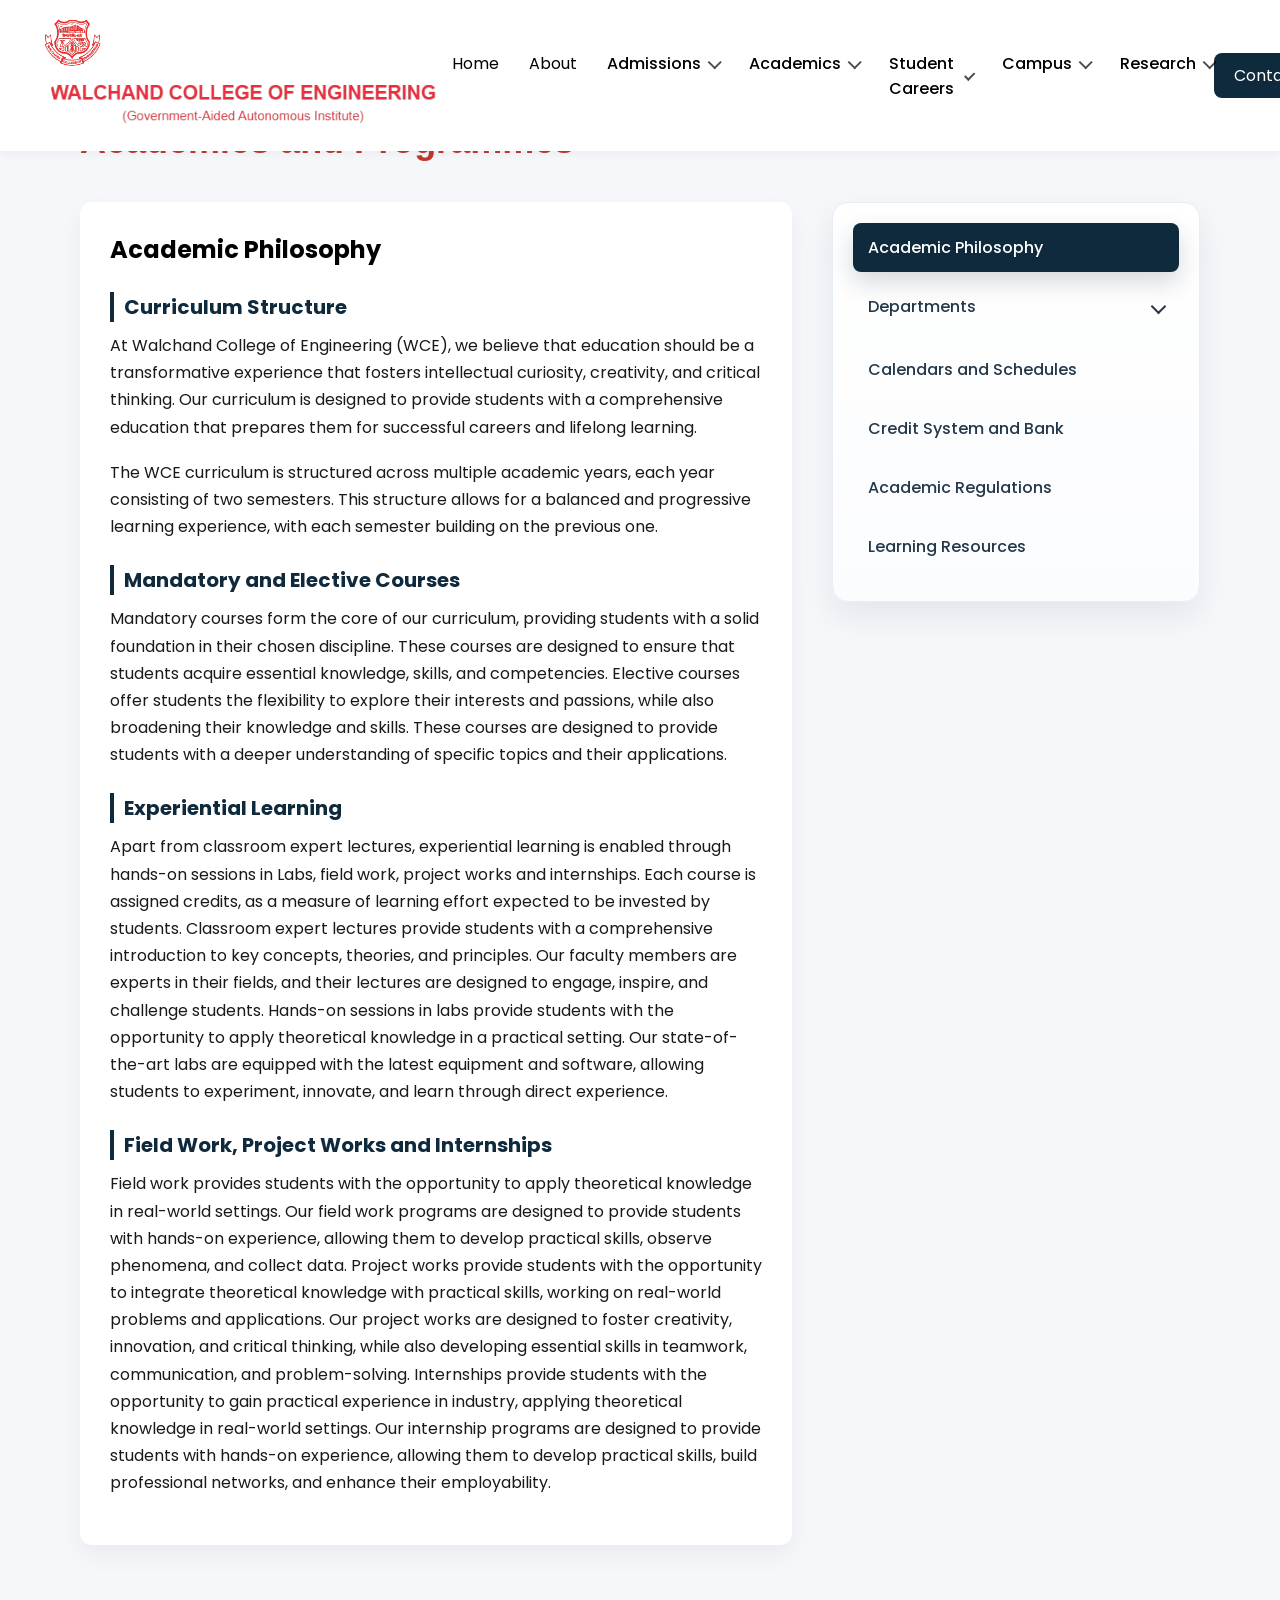
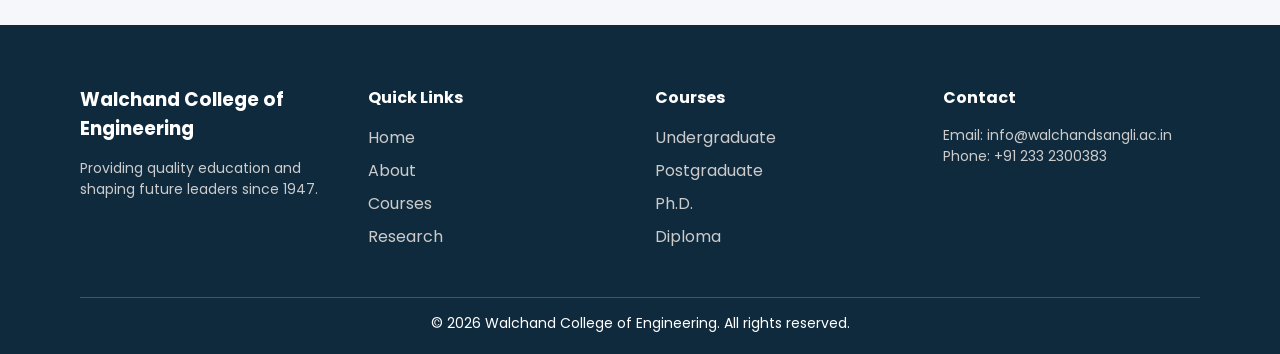
<file: academics.html>
<!DOCTYPE html>
<html lang="en">
<head>
    <meta charset="UTF-8">
    <meta name="viewport" content="width=device-width, initial-scale=1.0">
    <title>University Website</title>

    <!-- CSS -->
    <link rel="stylesheet" href="style.css">

    <!-- Google Font -->
    <link href="https://fonts.googleapis.com/css2?family=Poppins:wght@300;400;600&display=swap" rel="stylesheet">
</head>
<body>

    <!-- HEADER -->
    <header>

        <nav class="navbar">
            <div class="logo">
            <img src="logo.png" alt="Logo" class="logo-img">
            <img src="name.png" alt="College Name" class="name-img">
        </div>

            <ul class="nav-links">
                <li><a href="index.html">Home</a></li>
                <li><a href="#about">About</a></li>
                
                <li class="dropdown">
                    <a href="#">Admissions</a>
                    <ul class="dropdown-menu">
                        <li><a href="#">Undergraduate</a></li>
                        <li><a href="#">Postgraduate</a></li>
                        <li><a href="#">Diploma</a></li>
                        <li><a href="#">UG / PG for Working Professionals</a></li>
                        <li><a href="#">Ph.D.</a></li>
                        <li><a href="#">Certificate Courses</a></li>
                    </ul>
                </li>

                <li class="dropdown">
                    <a href="academics.html">Academics</a>
                    <ul class="dropdown-menu">
                        <li><a href="academics.html">Overview</a></li>
                        <li><a href="#">Departments</a></li>
                        <li><a href="#">Calendars and Schedules</a></li>
                        <li><a href="#">Credit System and Bank</a></li>
                        <li><a href="#">Academic Regulations</a></li>
                        <li><a href="#">Learning Resources</a></li>
                    </ul>
                </li>
                
                <li class="dropdown">
                    <a href="#">Student Careers</a>
                    <ul class="dropdown-menu">
                        <li><a href="#">Overview</a></li>
                        <li><a href="#">Career Development Cell</a></li>
                        <li><a href="#">Entrepreneurship</a></li>
                        <li><a href="#">Alumni Engagement</a></li>
                        
                    </ul>
                </li>

                <li class="dropdown">
                    <a href="#">Campus</a>
                    <ul class="dropdown-menu">
                        <li><a href="#">Infrastructure</a></li>
                        <li><a href="#">Student Housing</a></li>
                        <li><a href="#">Ajit Gulabchand Central Library</a></li>
                        <li><a href="#">Computing</a></li>
                        <li><a href="#">Student Induction</a></li>
                        <li><a href="#">Student Scholarships</a></li>
                        <li><a href="#">Student Activities</a></li>
                        <li><a href="#">Student Council</a></li>
                    </ul>
                </li>
                
                <li class="dropdown">
                    <a href="research.html">Research</a>
                    <ul class="dropdown-menu">
                        <li><a href="research.html">Overview</a></li>
                        <li><a href="#">Industrial Testing and Consultancy Cell</a></li>
                        <li><a href="#">Academic Research</a></li>
                        <li><a href="#">Sponsored Research</a></li>
                        <li><a href="#">Seth Gulabchand Research Foundation (SGRF)</a></li>
                        <li><a href="#">Sakal Research Fund (SRF)</a></li>
                    </ul>
                </li>
            </ul>

            <a href="#contact" class="btn">Contact</a>
        </nav>
    </header>

    <!-- ACADEMICS SECTION -->
    <section class="academics">

        <h1 class="page-title">Academics and Programmes</h1>

        <div class="academics-container">

            <!-- LEFT CONTENT -->
            <div class="academics-content">
                <h2>Academic Philosophy</h2>

                <h3>Curriculum Structure</h3>
                <p>
                    At Walchand College of Engineering (WCE), we believe that education should be a transformative experience 
                    that fosters intellectual curiosity, creativity, and critical thinking. Our curriculum is designed to provide 
                    students with a comprehensive education that prepares them for successful careers and lifelong learning.
                </p>

                <p>
                    The WCE curriculum is structured across multiple academic years, each year consisting of two semesters. 
                    This structure allows for a balanced and progressive learning experience, with each semester building on the 
                    previous one.
                </p>

                <h3>Mandatory and Elective Courses</h3>
                <p>
                    Mandatory courses form the core of our curriculum, providing students with a solid foundation in their chosen 
                    discipline. These courses are designed to ensure that students acquire essential knowledge, skills, and 
                    competencies. Elective courses offer students the flexibility to explore their interests and passions, while 
                    also broadening their knowledge and skills. These courses are designed to provide students with a deeper 
                    understanding of specific topics and their applications.
                </p>

                <h3>Experiential Learning</h3>
                <p>
                    Apart from classroom expert lectures, experiential learning is enabled through hands-on sessions in Labs, 
                    field work,  project works and internships. Each course is assigned credits, as a measure of learning effort 
                    expected to be invested by students. Classroom expert lectures provide students with a comprehensive introduction 
                    to key concepts, theories, and principles. Our faculty members are experts in their fields, and their lectures are 
                    designed to engage, inspire, and challenge students. Hands-on sessions in labs provide students with the 
                    opportunity to apply theoretical knowledge in a practical setting. Our state-of-the-art labs are equipped with 
                    the latest equipment and software, allowing students to experiment, innovate, and learn through direct experience.
                </p>

                <h3>Field Work, Project Works and Internships</h3>
                <p>
                    Field work provides students with the opportunity to apply theoretical knowledge in real-world settings. 
                    Our field work programs are designed to provide students with hands-on experience, allowing them to develop 
                    practical skills, observe phenomena, and collect data. Project works provide students with the opportunity 
                    to integrate theoretical knowledge with practical skills, working on real-world problems and applications. 
                    Our project works are designed to foster creativity, innovation, and critical thinking, while also developing 
                    essential skills in teamwork, communication, and problem-solving. Internships provide students with the 
                    opportunity to gain practical experience in industry, applying theoretical knowledge in real-world settings. 
                    Our internship programs are designed to provide students with hands-on experience, allowing them to develop 
                    practical skills, build professional networks, and enhance their employability.
                </p>
            </div>

            <!-- RIGHT SIDEBAR -->
            <div class="academics-sidebar">
                <ul>
                    <li class="active"><a href="academics.html">Academic Philosophy</a></li>
                    <li class="sidebar-dropdown">
                        <button class="sidebar-toggle" type="button" aria-expanded="false">
                            <span>Departments</span>
                        </button>
                        <ul class="sidebar-submenu">
                            <li><a href="#">Overview and Intake Capacity</a></li>
                            <li><a href="#">Computer Science and Engineering</a></li>
                            <li><a href="#">Information Technology</a></li>
                            <li><a href="#">Electronics Engineering</a></li>
                            <li><a href="#">Mechanical Engineering</a></li>
                            <li><a href="#">Civil Engineering</a></li>
                            <li><a href="#">Electrical Engineering</a></li>
                            <li><a href="aiml.html">Artificial Intelligence and Machine Learning</a></li>
                            <li><a href="#">Robotics and Automation</a></li>
                            <li><a href="#">Applied Mechanics</a></li>
                            <li><a href="#">Humanities and Sciences</a></li>
                        </ul>
                    </li>
                    <li>Calendars and Schedules</li>
                    <li>Credit System and Bank</li>
                    <li>Academic Regulations</li>
                    <li>Learning Resources</li>
                </ul>
            </div>

        </div>

    </section>

    <!-- FOOTER -->
    <footer class="footer" id="contact">
        <div class="footer-container">

            <!-- Column 1 -->
            <div class="footer-col">
                <h3>Walchand College of Engineering</h3>
                <p>Providing quality education and shaping future leaders since 1947.</p>
            </div>

            <!-- Column 2 -->
            <div class="footer-col">
                <h4>Quick Links</h4>
                <ul>
                    <li><a href="index.html">Home</a></li>
                    <li><a href="#">About</a></li>
                    <li><a href="#">Courses</a></li>
                    <li><a href="research.html">Research</a></li>
                </ul>
            </div>

            <!-- Column 3 -->
            <div class="footer-col">
                <h4>Courses</h4>
                <ul>
                    <li><a href="#">Undergraduate</a></li>
                    <li><a href="#">Postgraduate</a></li>
                    <li><a href="#">Ph.D.</a></li>
                    <li><a href="#">Diploma</a></li>
                </ul>
            </div>

            <!-- Column 4 -->
            <div class="footer-col">
                <h4>Contact</h4>
                <p>Email: info@walchandsangli.ac.in</p>
                <p>Phone: +91 233 2300383</p>
            </div>

        </div>

        <!-- Bottom -->
        <div class="footer-bottom">
            <p>© 2026 Walchand College of Engineering. All rights reserved.</p>
        </div>
    </footer>

    <script>
        const departmentToggle = document.querySelector(".sidebar-toggle");
        const departmentDropdown = document.querySelector(".sidebar-dropdown");

        if (departmentToggle && departmentDropdown) {
            departmentToggle.addEventListener("click", () => {
                const isOpen = departmentDropdown.classList.toggle("open");
                departmentToggle.setAttribute("aria-expanded", String(isOpen));
            });
        }
    </script>
</body>
</html>
</file>
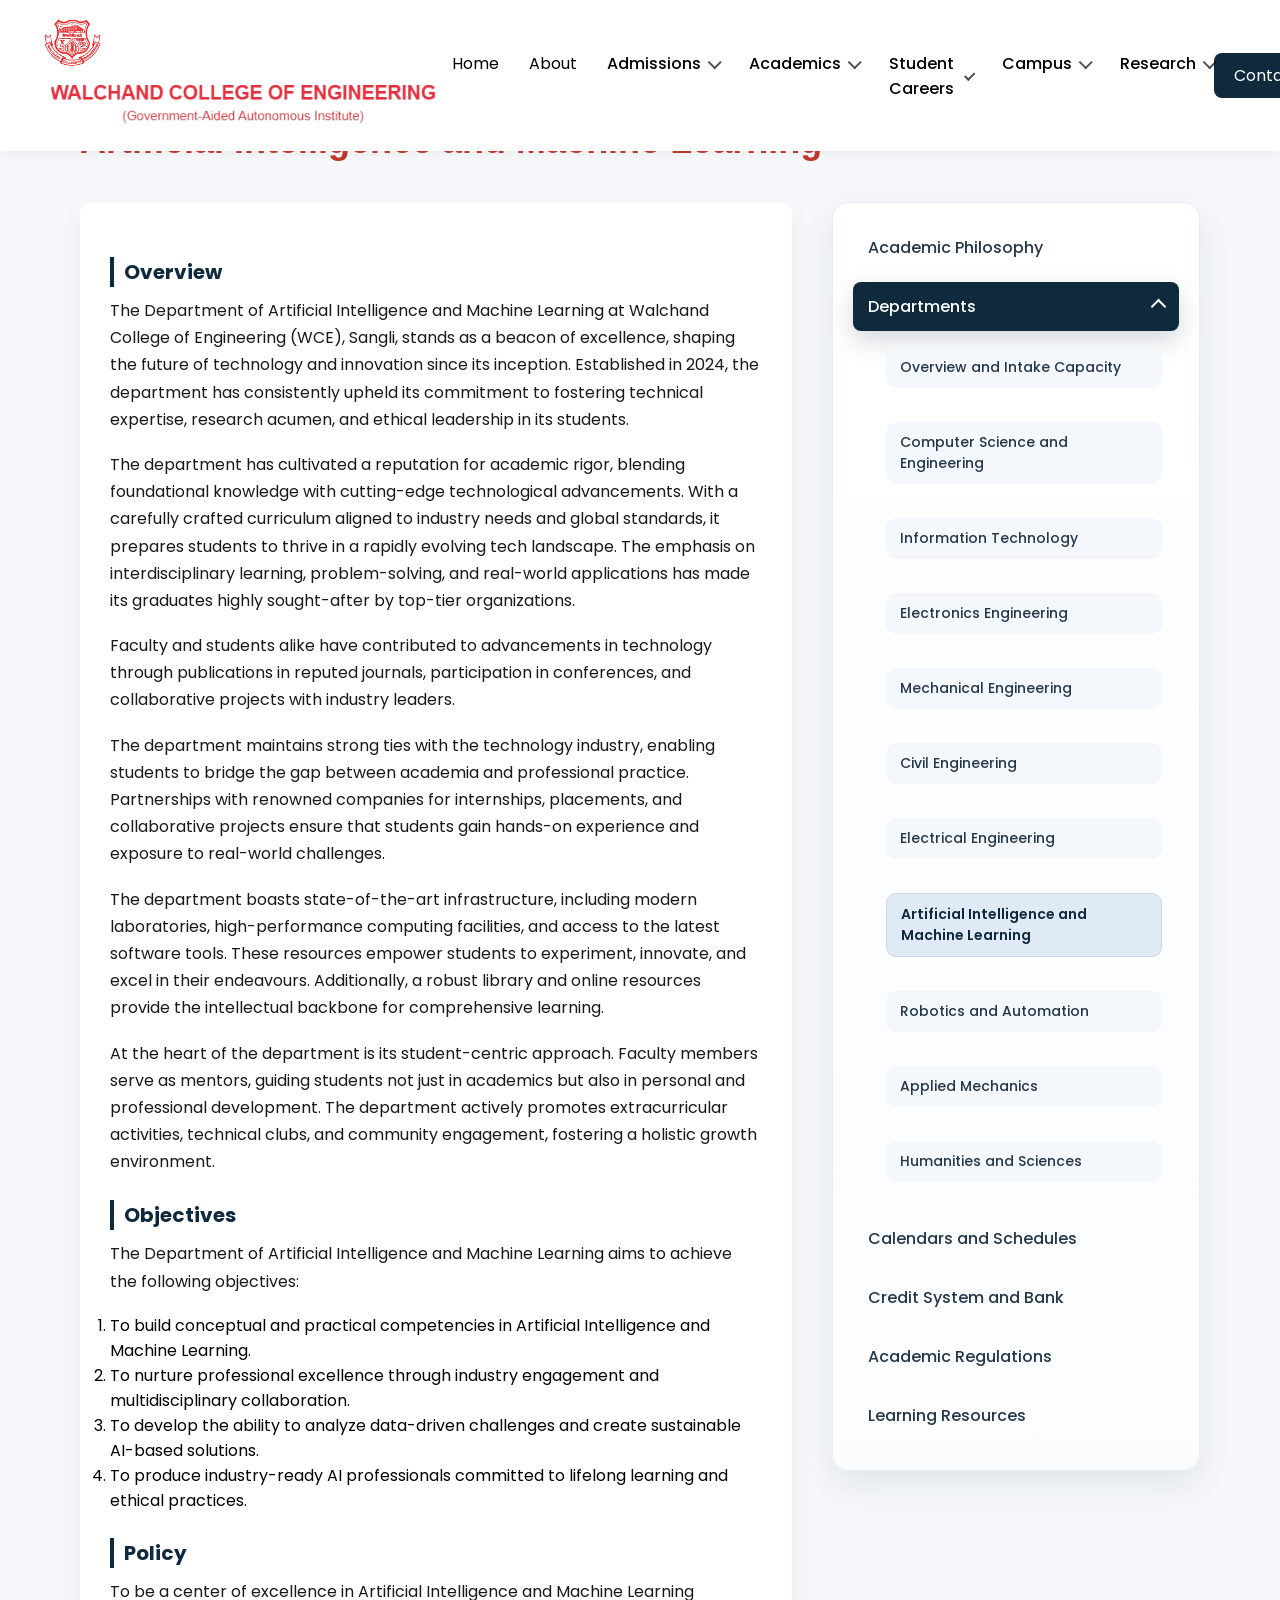
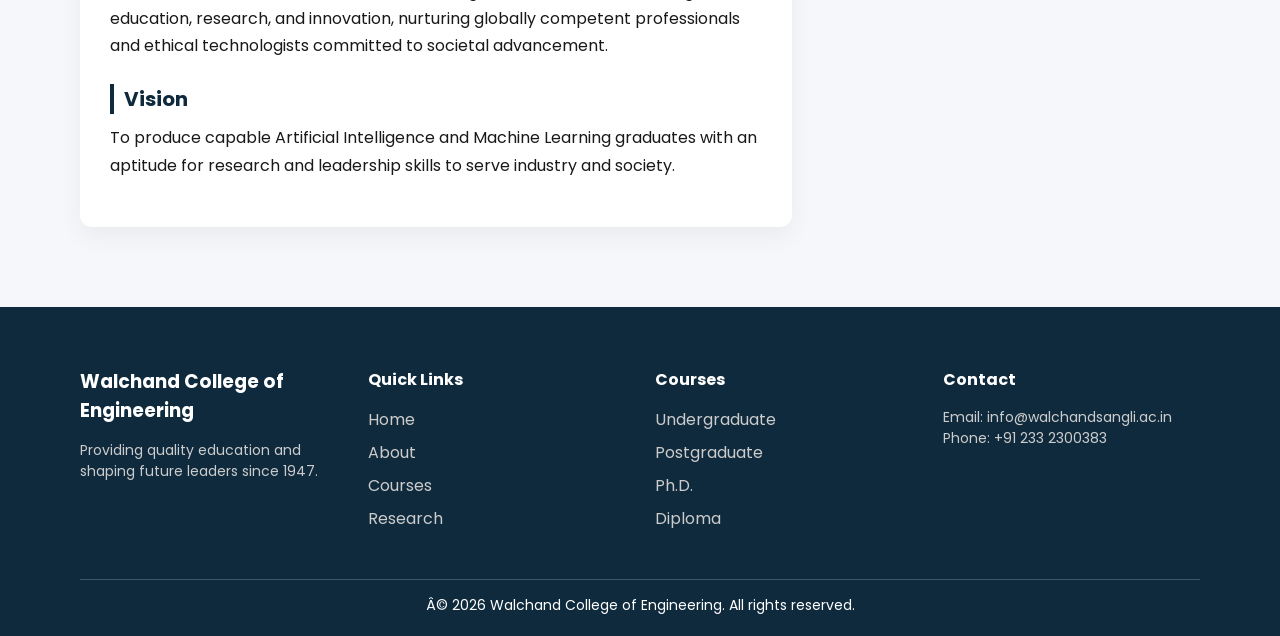
<file: aiml.html>
<!DOCTYPE html>
<html lang="en">
<head>
    <meta charset="UTF-8">
    <meta name="viewport" content="width=device-width, initial-scale=1.0">
    <title>University Website</title>

    <!-- CSS -->
    <link rel="stylesheet" href="style.css">

    <!-- Google Font -->
    <link href="https://fonts.googleapis.com/css2?family=Poppins:wght@300;400;600&display=swap" rel="stylesheet">
</head>
<body>

    <!-- HEADER -->
    <header>

        <nav class="navbar">
            <div class="logo">
            <img src="logo.png" alt="Logo" class="logo-img">
            <img src="name.png" alt="College Name" class="name-img">
        </div>

            <ul class="nav-links">
                <li><a href="index.html">Home</a></li>
                <li><a href="#about">About</a></li>
                
                <li class="dropdown">
                    <a href="#">Admissions</a>
                    <ul class="dropdown-menu">
                        <li><a href="#">Undergraduate</a></li>
                        <li><a href="#">Postgraduate</a></li>
                        <li><a href="#">Diploma</a></li>
                        <li><a href="#">UG / PG for Working Professionals</a></li>
                        <li><a href="#">Ph.D.</a></li>
                        <li><a href="#">Certificate Courses</a></li>
                    </ul>
                </li>

                <li class="dropdown">
                    <a href="academics.html">Academics</a>
                    <ul class="dropdown-menu">
                        <li><a href="academics.html">Overview</a></li>
                        <li><a href="#">Departments</a></li>
                        <li><a href="#">Calendars and Schedules</a></li>
                        <li><a href="#">Credit System and Bank</a></li>
                        <li><a href="#">Academic Regulations</a></li>
                        <li><a href="#">Learning Resources</a></li>
                    </ul>
                </li>
                
                <li class="dropdown">
                    <a href="#">Student Careers</a>
                    <ul class="dropdown-menu">
                        <li><a href="#">Overview</a></li>
                        <li><a href="#">Career Development Cell</a></li>
                        <li><a href="#">Entrepreneurship</a></li>
                        <li><a href="#">Alumni Engagement</a></li>
                        
                    </ul>
                </li>

                <li class="dropdown">
                    <a href="#">Campus</a>
                    <ul class="dropdown-menu">
                        <li><a href="#">Infrastructure</a></li>
                        <li><a href="#">Student Housing</a></li>
                        <li><a href="#">Ajit Gulabchand Central Library</a></li>
                        <li><a href="#">Computing</a></li>
                        <li><a href="#">Student Induction</a></li>
                        <li><a href="#">Student Scholarships</a></li>
                        <li><a href="#">Student Activities</a></li>
                        <li><a href="#">Student Council</a></li>
                    </ul>
                </li>
                
                <li class="dropdown">
                    <a href="research.html">Research</a>
                    <ul class="dropdown-menu">
                        <li><a href="research.html">Overview</a></li>
                        <li><a href="#">Industrial Testing and Consultancy Cell</a></li>
                        <li><a href="#">Academic Research</a></li>
                        <li><a href="#">Sponsored Research</a></li>
                        <li><a href="#">Seth Gulabchand Research Foundation (SGRF)</a></li>
                        <li><a href="#">Sakal Research Fund (SRF)</a></li>
                    </ul>
                </li>
            </ul>

            <a href="#contact" class="btn">Contact</a>
        </nav>
    </header>

    <main class="academics">
        <h1 class="page-title">Artificial Intelligence and Machine Learning</h1>

        <div class="academics-container">

            <!-- LEFT CONTENT -->
            <div class="academics-content">

                <h3>Overview</h3>
                <p>
                    The Department of Artificial Intelligence and Machine Learning at Walchand College of Engineering (WCE), Sangli, 
                    stands as a beacon of excellence, shaping the future of technology and innovation since its inception. 
                    Established in 2024, the department has consistently upheld its commitment to fostering technical expertise, 
                    research acumen, and ethical leadership in its students.
                </p>

                <p>
                    The department has cultivated a reputation for academic rigor, blending foundational knowledge with cutting-edge technological advancements. With a carefully crafted curriculum aligned to industry needs and global standards, it prepares students to thrive in a rapidly evolving tech landscape. The emphasis on interdisciplinary learning, problem-solving, and real-world applications has made its graduates highly sought-after by top-tier organizations.
                </p>

                <p>
                    Faculty and students alike have contributed to advancements in technology through publications in reputed journals, participation in conferences, and collaborative projects with industry leaders.
                </p>

                <p>
                    The department maintains strong ties with the technology industry, enabling students to bridge the gap between academia and professional practice. Partnerships with renowned companies for internships, placements, and collaborative projects ensure that students gain hands-on experience and exposure to real-world challenges.
                </p>

                <p>
                    The department boasts state-of-the-art infrastructure, including modern laboratories, high-performance computing facilities, and access to the latest software tools. These resources empower students to experiment, innovate, and excel in their endeavours. Additionally, a robust library and online resources provide the intellectual backbone for comprehensive learning.
                </p>
                <p>
                    At the heart of the department is its student-centric approach. Faculty members serve as mentors, guiding students not just in academics but also in personal and professional development. The department actively promotes extracurricular activities, technical clubs, and community engagement, fostering a holistic growth environment.
                </p>

                <h3>Objectives</h3>
                <p>
                    The Department of Artificial Intelligence and Machine Learning aims to achieve the following objectives:
                </p>
                <ol>
                    <li>To build conceptual and practical competencies in Artificial Intelligence and Machine Learning.</li>
                    <li>To nurture professional excellence through industry engagement and multidisciplinary collaboration.</li>
                    <li>To develop the ability to analyze data-driven challenges and create sustainable AI-based solutions.</li>
                    <li>To produce industry-ready AI professionals committed to lifelong learning and ethical practices.</li>
                </ol>

                <h3>Policy</h3>
                <p>
                    To be a center of excellence in Artificial Intelligence and Machine Learning education, research, and innovation, nurturing globally competent professionals and ethical technologists committed to societal advancement.
                </p>

                <h3>Vision</h3>
                <p>
                    To produce capable Artificial Intelligence and Machine Learning graduates with an aptitude for research and leadership skills to serve industry and society.
                </p>

            </div>

            <!-- RIGHT SIDEBAR -->
            <div class="academics-sidebar">
                <ul>
                    <li><a href="academics.html">Academic Philosophy</a></li>
                    <li class="sidebar-dropdown open active-parent">
                        <button class="sidebar-toggle" type="button" aria-expanded="true">
                            <span>Departments</span>
                        </button>
                        <ul class="sidebar-submenu">
                            <li><a href="#">Overview and Intake Capacity</a></li>
                            <li><a href="#">Computer Science and Engineering</a></li>
                            <li><a href="#">Information Technology</a></li>
                            <li><a href="#">Electronics Engineering</a></li>
                            <li><a href="#">Mechanical Engineering</a></li>
                            <li><a href="#">Civil Engineering</a></li>
                            <li><a href="#">Electrical Engineering</a></li>
                            <li class="active-submenu"><a href="aiml.html">Artificial Intelligence and Machine Learning</a></li>
                            <li><a href="#">Robotics and Automation</a></li>
                            <li><a href="#">Applied Mechanics</a></li>
                            <li><a href="#">Humanities and Sciences</a></li>
                        </ul>
                    </li>
                    <li>Calendars and Schedules</li>
                    <li>Credit System and Bank</li>
                    <li>Academic Regulations</li>
                    <li>Learning Resources</li>
                </ul>
            </div>

        </div>

    </main>

    <!-- FOOTER -->
    <footer class="footer" id="contact">
        <div class="footer-container">

            <!-- Column 1 -->
            <div class="footer-col">
                <h3>Walchand College of Engineering</h3>
                <p>Providing quality education and shaping future leaders since 1947.</p>
            </div>

            <!-- Column 2 -->
            <div class="footer-col">
                <h4>Quick Links</h4>
                <ul>
                    <li><a href="index.html">Home</a></li>
                    <li><a href="#">About</a></li>
                    <li><a href="#">Courses</a></li>
                    <li><a href="research.html">Research</a></li>
                </ul>
            </div>

            <!-- Column 3 -->
            <div class="footer-col">
                <h4>Courses</h4>
                <ul>
                    <li><a href="#">Undergraduate</a></li>
                    <li><a href="#">Postgraduate</a></li>
                    <li><a href="#">Ph.D.</a></li>
                    <li><a href="#">Diploma</a></li>
                </ul>
            </div>

            <!-- Column 4 -->
            <div class="footer-col">
                <h4>Contact</h4>
                <p>Email: info@walchandsangli.ac.in</p>
                <p>Phone: +91 233 2300383</p>
            </div>

        </div>

        <!-- Bottom -->
        <div class="footer-bottom">
            <p>Â© 2026 Walchand College of Engineering. All rights reserved.</p>
        </div>
    </footer>

    <script>
        const departmentToggle = document.querySelector(".sidebar-toggle");
        const departmentDropdown = document.querySelector(".sidebar-dropdown");

        if (departmentToggle && departmentDropdown) {
            departmentToggle.addEventListener("click", () => {
                const isOpen = departmentDropdown.classList.toggle("open");
                departmentToggle.setAttribute("aria-expanded", String(isOpen));
            });
        }
    </script>
</body>
</html>
</file>
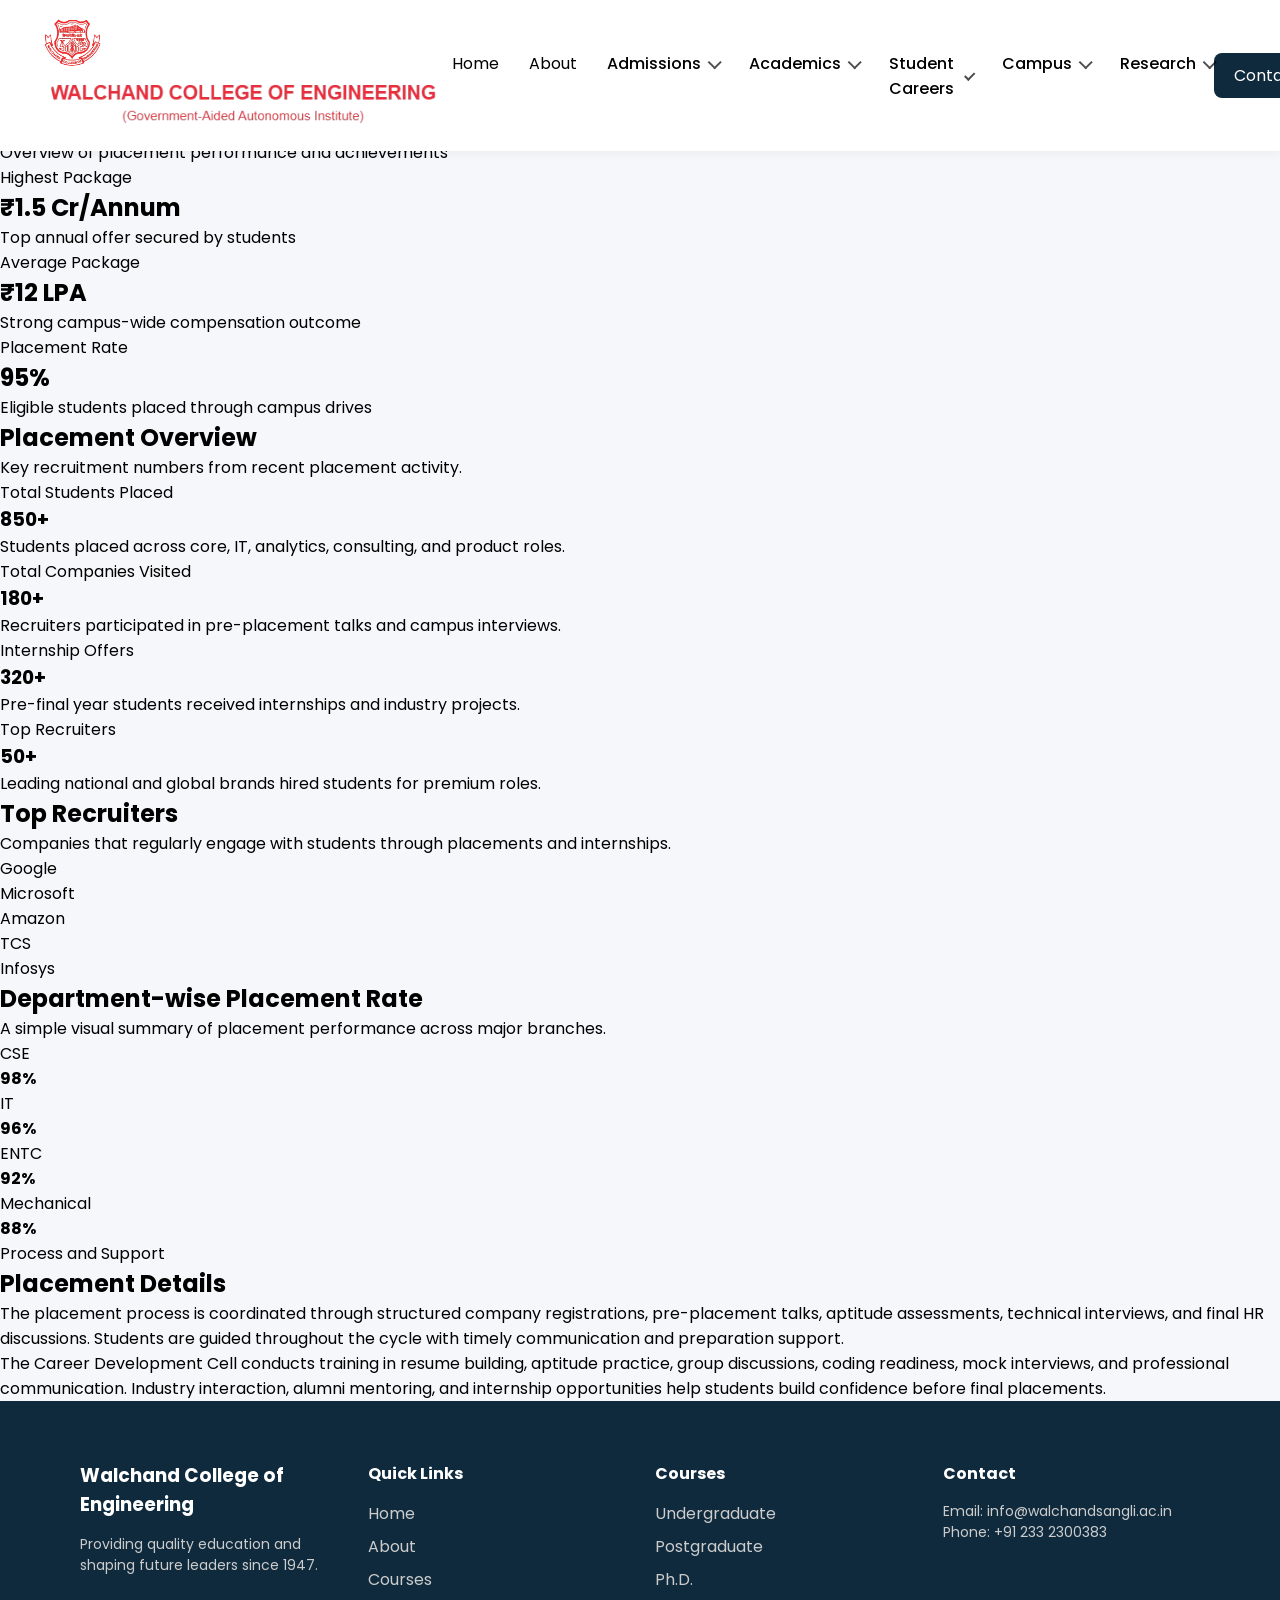
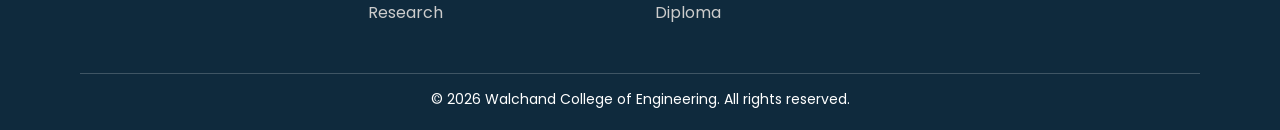
<file: placements.html>
<!DOCTYPE html>
<html lang="en">
<head>
    <meta charset="UTF-8">
    <meta name="viewport" content="width=device-width, initial-scale=1.0">
    <title>Placement Statistics | University Website</title>

    <!-- CSS -->
    <link rel="stylesheet" href="style.css">

    <!-- Google Font -->
    <link href="https://fonts.googleapis.com/css2?family=Poppins:wght@300;400;600&display=swap" rel="stylesheet">
</head>
<body>

    <!-- HEADER -->
    <header>

        <nav class="navbar">
            <div class="logo">
            <img src="logo.png" alt="Logo" class="logo-img">
            <img src="name.png" alt="College Name" class="name-img">
        </div>

            <ul class="nav-links">
                <li><a href="index.html">Home</a></li>
                <li><a href="index.html#about">About</a></li>

                <li class="dropdown">
                    <a href="#">Admissions</a>
                    <ul class="dropdown-menu">
                        <li><a href="#">Undergraduate</a></li>
                        <li><a href="#">Postgraduate</a></li>
                        <li><a href="#">Diploma</a></li>
                        <li><a href="#">UG / PG for Working Professionals</a></li>
                        <li><a href="#">Ph.D.</a></li>
                        <li><a href="#">Certificate Courses</a></li>
                    </ul>
                </li>

                <li class="dropdown">
                    <a href="academics.html">Academics</a>
                    <ul class="dropdown-menu">
                        <li><a href="academics.html">Overview</a></li>
                        <li><a href="#">Departments</a></li>
                        <li><a href="#">Calendars and Schedules</a></li>
                        <li><a href="#">Credit System and Bank</a></li>
                        <li><a href="#">Academic Regulations</a></li>
                        <li><a href="#">Learning Resources</a></li>
                    </ul>
                </li>

                <li class="dropdown">
                    <a href="#">Student Careers</a>
                    <ul class="dropdown-menu">
                        <li><a href="#">Overview</a></li>
                        <li><a href="#">Career Development Cell</a></li>
                        <li><a href="#">Entrepreneurship</a></li>
                        <li><a href="#">Alumni Engagement</a></li>
                    </ul>
                </li>

                <li class="dropdown">
                    <a href="#">Campus</a>
                    <ul class="dropdown-menu">
                        <li><a href="#">Infrastructure</a></li>
                        <li><a href="#">Student Housing</a></li>
                        <li><a href="#">Ajit Gulabchand Central Library</a></li>
                        <li><a href="#">Computing</a></li>
                        <li><a href="#">Student Induction</a></li>
                        <li><a href="#">Student Scholarships</a></li>
                        <li><a href="#">Student Activities</a></li>
                        <li><a href="#">Student Council</a></li>
                    </ul>
                </li>

                <li class="dropdown">
                    <a href="research.html">Research</a>
                    <ul class="dropdown-menu">
                        <li><a href="research.html">Overview</a></li>
                        <li><a href="#">Industrial Testing and Consultancy Cell</a></li>
                        <li><a href="#">Academic Research</a></li>
                        <li><a href="#">Sponsored Research</a></li>
                        <li><a href="#">Seth Gulabchand Research Foundation (SGRF)</a></li>
                        <li><a href="#">Sakal Research Fund (SRF)</a></li>
                    </ul>
                </li>
            </ul>

            <a href="#contact" class="btn">Contact</a>
        </nav>
    </header>

    <main class="placement-page">
        <!-- TOP SECTION -->
        <section class="placement-hero">
            <div class="placement-hero-content">
                <p class="placement-kicker">Career Development Cell</p>
                <h1>Placement Statistics</h1>
                <p>Overview of placement performance and achievements</p>
            </div>

            <div class="placement-highlights">
                <article class="highlight-card">
                    <span>Highest Package</span>
                    <h2>₹1.5 Cr/Annum </h2>
                    <p>Top annual offer secured by students</p>
                </article>

                <article class="highlight-card">
                    <span>Average Package</span>
                    <h2>₹12 LPA</h2>
                    <p>Strong campus-wide compensation outcome</p>
                </article>

                <article class="highlight-card">
                    <span>Placement Rate</span>
                    <h2>95%</h2>
                    <p>Eligible students placed through campus drives</p>
                </article>
            </div>
        </section>

        <!-- STATS CARDS SECTION -->
        <section class="placement-section">
            <div class="placement-section-heading">
                <h2>Placement Overview</h2>
                <p>Key recruitment numbers from recent placement activity.</p>
            </div>

            <div class="placement-stats-grid">
                <article class="placement-stat-card">
                    <span class="stat-label">Total Students Placed</span>
                    <h3>850+</h3>
                    <p>Students placed across core, IT, analytics, consulting, and product roles.</p>
                </article>

                <article class="placement-stat-card">
                    <span class="stat-label">Total Companies Visited</span>
                    <h3>180+</h3>
                    <p>Recruiters participated in pre-placement talks and campus interviews.</p>
                </article>

                <article class="placement-stat-card">
                    <span class="stat-label">Internship Offers</span>
                    <h3>320+</h3>
                    <p>Pre-final year students received internships and industry projects.</p>
                </article>

                <article class="placement-stat-card">
                    <span class="stat-label">Top Recruiters</span>
                    <h3>50+</h3>
                    <p>Leading national and global brands hired students for premium roles.</p>
                </article>
            </div>
        </section>

        <!-- TOP RECRUITERS SECTION -->
        <section class="placement-section recruiters-section">
            <div class="placement-section-heading">
                <h2>Top Recruiters</h2>
                <p>Companies that regularly engage with students through placements and internships.</p>
            </div>

            <div class="recruiter-grid">
                <div class="recruiter-logo google">Google</div>
                <div class="recruiter-logo microsoft">Microsoft</div>
                <div class="recruiter-logo amazon">Amazon</div>
                <div class="recruiter-logo tcs">TCS</div>
                <div class="recruiter-logo infosys">Infosys</div>
            </div>
        </section>

        <!-- BAR CHART SECTION -->
        <section class="placement-section chart-section">
            <div class="placement-section-heading">
                <h2>Department-wise Placement Rate</h2>
                <p>A simple visual summary of placement performance across major branches.</p>
            </div>

            <div class="bar-chart">
                <div class="bar-row">
                    <span>CSE</span>
                    <div class="bar-track"><div class="bar-fill" style="width: 98%;"></div></div>
                    <strong>98%</strong>
                </div>

                <div class="bar-row">
                    <span>IT</span>
                    <div class="bar-track"><div class="bar-fill" style="width: 96%;"></div></div>
                    <strong>96%</strong>
                </div>

                <div class="bar-row">
                    <span>ENTC</span>
                    <div class="bar-track"><div class="bar-fill" style="width: 92%;"></div></div>
                    <strong>92%</strong>
                </div>

                <div class="bar-row">
                    <span>Mechanical</span>
                    <div class="bar-track"><div class="bar-fill" style="width: 88%;"></div></div>
                    <strong>88%</strong>
                </div>
            </div>
        </section>

        <!-- PLACEMENT DETAILS SECTION -->
        <section class="placement-details">
            <div>
                <p class="placement-kicker">Process and Support</p>
                <h2>Placement Details</h2>
            </div>

            <div class="placement-details-content">
                <p>
                    The placement process is coordinated through structured company registrations, pre-placement talks,
                    aptitude assessments, technical interviews, and final HR discussions. Students are guided throughout
                    the cycle with timely communication and preparation support.
                </p>
                <p>
                    The Career Development Cell conducts training in resume building, aptitude practice, group
                    discussions, coding readiness, mock interviews, and professional communication. Industry interaction,
                    alumni mentoring, and internship opportunities help students build confidence before final placements.
                </p>
            </div>
        </section>
    </main>

    <!-- FOOTER -->
    <footer class="footer" id="contact">
        <div class="footer-container">

            <!-- Column 1 -->
            <div class="footer-col">
                <h3>Walchand College of Engineering</h3>
                <p>Providing quality education and shaping future leaders since 1947.</p>
            </div>

            <!-- Column 2 -->
            <div class="footer-col">
                <h4>Quick Links</h4>
                <ul>
                    <li><a href="index.html">Home</a></li>
                    <li><a href="#">About</a></li>
                    <li><a href="#">Courses</a></li>
                    <li><a href="research.html">Research</a></li>
                </ul>
            </div>

            <!-- Column 3 -->
            <div class="footer-col">
                <h4>Courses</h4>
                <ul>
                    <li><a href="#">Undergraduate</a></li>
                    <li><a href="#">Postgraduate</a></li>
                    <li><a href="#">Ph.D.</a></li>
                    <li><a href="#">Diploma</a></li>
                </ul>
            </div>

            <!-- Column 4 -->
            <div class="footer-col">
                <h4>Contact</h4>
                <p>Email: info@walchandsangli.ac.in</p>
                <p>Phone: +91 233 2300383</p>
            </div>

        </div>

        <!-- Bottom -->
        <div class="footer-bottom">
            <p>© 2026 Walchand College of Engineering. All rights reserved.</p>
        </div>
    </footer>

</body>
</html>
</file>
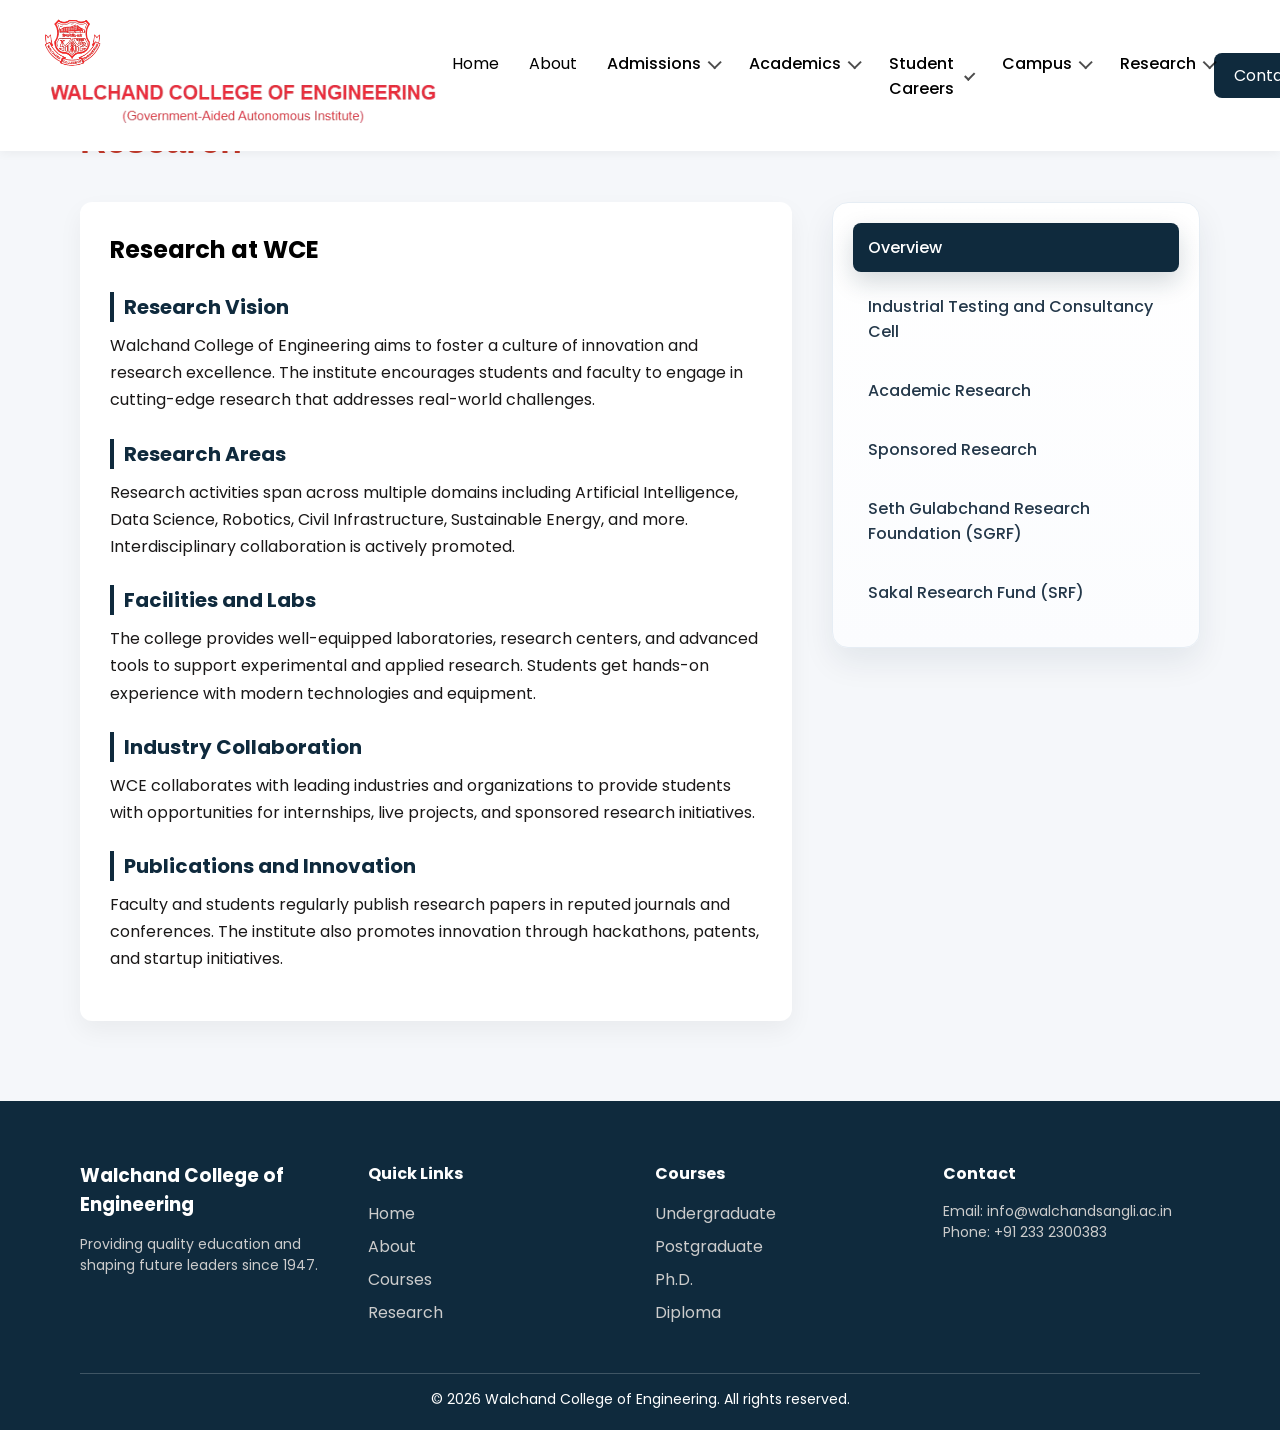
<file: research.html>
<!DOCTYPE html>
<html lang="en">
<head>
    <meta charset="UTF-8">
    <meta name="viewport" content="width=device-width, initial-scale=1.0">
    <title>University Website</title>

    <!-- CSS -->
    <link rel="stylesheet" href="style.css">

    <!-- Google Font -->
    <link href="https://fonts.googleapis.com/css2?family=Poppins:wght@300;400;600&display=swap" rel="stylesheet">
</head>
<body>

    <!-- HEADER -->
    <header>

        <nav class="navbar">
            <div class="logo">
            <img src="logo.png" alt="Logo" class="logo-img">
            <img src="name.png" alt="College Name" class="name-img">
        </div>

            <ul class="nav-links">
                <li><a href="index.html">Home</a></li>
                <li><a href="#about">About</a></li>
                
                <li class="dropdown">
                    <a href="#">Admissions</a>
                    <ul class="dropdown-menu">
                        <li><a href="#">Undergraduate</a></li>
                        <li><a href="#">Postgraduate</a></li>
                        <li><a href="#">Diploma</a></li>
                        <li><a href="#">UG / PG for Working Professionals</a></li>
                        <li><a href="#">Ph.D.</a></li>
                        <li><a href="#">Certificate Courses</a></li>
                    </ul>
                </li>

                <li class="dropdown">
                    <a href="academics.html">Academics</a>
                    <ul class="dropdown-menu">
                        <li><a href="academics.html">Overview</a></li>
                        <li><a href="#">Departments</a></li>
                        <li><a href="#">Calendars and Schedules</a></li>
                        <li><a href="#">Credit System and Bank</a></li>
                        <li><a href="#">Academic Regulations</a></li>
                        <li><a href="#">Learning Resources</a></li>
                    </ul>
                </li>
                
                <li class="dropdown">
                    <a href="#">Student Careers</a>
                    <ul class="dropdown-menu">
                        <li><a href="#">Overview</a></li>
                        <li><a href="#">Career Development Cell</a></li>
                        <li><a href="#">Entrepreneurship</a></li>
                        <li><a href="#">Alumni Engagement</a></li>
                        
                    </ul>
                </li>

                <li class="dropdown">
                    <a href="#">Campus</a>
                    <ul class="dropdown-menu">
                        <li><a href="#">Infrastructure</a></li>
                        <li><a href="#">Student Housing</a></li>
                        <li><a href="#">Ajit Gulabchand Central Library</a></li>
                        <li><a href="#">Computing</a></li>
                        <li><a href="#">Student Induction</a></li>
                        <li><a href="#">Student Scholarships</a></li>
                        <li><a href="#">Student Activities</a></li>
                        <li><a href="#">Student Council</a></li>
                    </ul>
                </li>
                
                <li class="dropdown">
                    <a href="research.html">Research</a>
                    <ul class="dropdown-menu">
                        <li><a href="research.html">Overview</a></li>
                        <li><a href="#">Industrial Testing and Consultancy Cell</a></li>
                        <li><a href="#">Academic Research</a></li>
                        <li><a href="#">Sponsored Research</a></li>
                        <li><a href="#">Seth Gulabchand Research Foundation (SGRF)</a></li>
                        <li><a href="#">Sakal Research Fund (SRF)</a></li>
                    </ul>
                </li>
            </ul>

            <a href="#contact" class="btn">Contact</a>
        </nav>
    </header>

    <!-- RESEARCH SECTION -->
    <section class="research">

        <h1 class="page-title">Research</h1>

        <div class="academics-container">

            <!-- LEFT CONTENT -->
            <div class="academics-content">
                <h2>Research at WCE</h2>

                <h3>Research Vision</h3>
                <p>
                Walchand College of Engineering aims to foster a culture of innovation and research excellence.
                The institute encourages students and faculty to engage in cutting-edge research that addresses
                real-world challenges.
                </p>

                <h3>Research Areas</h3>
                <p>
                Research activities span across multiple domains including Artificial Intelligence,
                Data Science, Robotics, Civil Infrastructure, Sustainable Energy, and more.
                Interdisciplinary collaboration is actively promoted.
                </p>

                <h3>Facilities and Labs</h3>
                <p>
                The college provides well-equipped laboratories, research centers, and advanced tools
                to support experimental and applied research. Students get hands-on experience with
                modern technologies and equipment.
                </p>

                <h3>Industry Collaboration</h3>
                <p>
                WCE collaborates with leading industries and organizations to provide students with
                opportunities for internships, live projects, and sponsored research initiatives.
                </p>

                <h3>Publications and Innovation</h3>
                <p>
                Faculty and students regularly publish research papers in reputed journals and conferences.
                The institute also promotes innovation through hackathons, patents, and startup initiatives.
                </p>
            </div>

            <!-- RIGHT SIDEBAR -->
            <div class="academics-sidebar">
                <ul>
                    <li class="active">Overview</li>
                    <li>Industrial Testing and Consultancy Cell</li>
                    <li>Academic Research</li>
                    <li>Sponsored Research</li>
                    <li>Seth Gulabchand Research Foundation (SGRF)</li>
                    <li>Sakal Research Fund (SRF)</li>
                </ul>
            </div>

        </div>

    </section>

    <!-- FOOTER -->
    <footer class="footer" id="contact">
        <div class="footer-container">

            <!-- Column 1 -->
            <div class="footer-col">
                <h3>Walchand College of Engineering</h3>
                <p>Providing quality education and shaping future leaders since 1947.</p>
            </div>

            <!-- Column 2 -->
            <div class="footer-col">
                <h4>Quick Links</h4>
                <ul>
                    <li><a href="index.html">Home</a></li>
                    <li><a href="#">About</a></li>
                    <li><a href="#">Courses</a></li>
                    <li><a href="research.html">Research</a></li>
                </ul>
            </div>

            <!-- Column 3 -->
            <div class="footer-col">
                <h4>Courses</h4>
                <ul>
                    <li><a href="#">Undergraduate</a></li>
                    <li><a href="#">Postgraduate</a></li>
                    <li><a href="#">Ph.D.</a></li>
                    <li><a href="#">Diploma</a></li>
                </ul>
            </div>

            <!-- Column 4 -->
            <div class="footer-col">
                <h4>Contact</h4>
                <p>Email: info@walchandsangli.ac.in</p>
                <p>Phone: +91 233 2300383</p>
            </div>

        </div>

        <!-- Bottom -->
        <div class="footer-bottom">
            <p>© 2026 Walchand College of Engineering. All rights reserved.</p>
        </div>
    </footer>


</body>
</html>
</file>
<file: style.css>
* {
    margin: 0;
    padding: 0;
    box-sizing: border-box;
    font-family: 'Poppins', sans-serif;
}

body {
    background: #f5f7fa;
    padding-top: 80px;
}

html {
    scroll-behavior: smooth;
}



/* NAVBAR */
.navbar {
    position: fixed;
    top: 0;
    width: 100%;
    z-index: 1000;
    display: flex;
    justify-content: space-between;
    align-items: center;
    padding: 15px 40px;
    background: white;
    box-shadow: 0 2px 10px rgba(0,0,0,0.05);
}

.logo {
    font-weight: 600;
    font-size: 20px;
}

/* College logo (symbol) */
.logo-img {
    height: 55px;
    padding: 0%;
}

/* College name image */
.name-img {
    height: 50px;
}

.nav-links {
    display: flex;
    gap: 30px;
    list-style: none;
}

.nav-links li {
    position: relative;
    cursor: pointer;
    transition: 0.3s;
}

.nav-links li:hover {
    color: #0F2A3D;
}

.nav-links a {
    text-decoration: none;
    color: inherit;
}

.nav-links a:hover {
    color: #0F2A3D;
}

/* BUTTON */
.btn {
    background: #0F2A3D;
    color: white;
    border: none;
    padding: 10px 20px;
    border-radius: 8px;
    cursor: pointer;
    transition: 0.3s;
    text-decoration: none;
    display: inline-block;
}

.btn:hover {
    background: #d4183d;
}

/* DROPDOWN CONTAINER */
.dropdown {
    position: relative;
    padding-bottom: 14px;
    margin-bottom: -14px;
}

.dropdown > a {
    display: inline-flex;
    align-items: center;
    gap: 8px;
    font-weight: 500;
}

.dropdown > a::after {
    content: "";
    width: 8px;
    height: 8px;
    border-right: 2px solid currentColor;
    border-bottom: 2px solid currentColor;
    transform: rotate(45deg) translateY(-1px);
    transition: transform 0.25s ease, color 0.25s ease;
    opacity: 0.7;
}

/* HIDE MENU BY DEFAULT */
.dropdown-menu {
    position: absolute;
    top: calc(100% + 12px);
    left: 50%;
    transform: translateX(-50%) translateY(14px) scale(0.98);
    background: rgba(255,255,255,0.98);
    list-style: none;
    padding: 12px;
    border-radius: 16px;
    border: 1px solid rgba(15,42,61,0.08);
    box-shadow: 0 20px 40px rgba(15,42,61,0.14);
    backdrop-filter: blur(10px);

    opacity: 0;
    visibility: hidden;
    transition: opacity 0.28s ease, visibility 0.28s ease, transform 0.28s ease;
    min-width: 220px;
}

.dropdown-menu::before {
    content: "";
    position: absolute;
    top: -7px;
    left: 50%;
    width: 14px;
    height: 14px;
    background: rgba(255,255,255,0.98);
    border-top: 1px solid rgba(15,42,61,0.08);
    border-left: 1px solid rgba(15,42,61,0.08);
    transform: translateX(-50%) rotate(45deg);
}

/* MENU ITEMS */
.dropdown-menu li {
    border-radius: 12px;
    overflow: hidden;
}

.dropdown-menu li a {
    text-decoration: none;
    color: #1f2933;
    display: block;
    padding: 12px 14px;
    font-weight: 500;
    border-radius: 12px;
    transition: background 0.22s ease, color 0.22s ease, transform 0.22s ease;
}

/* HOVER EFFECT */
.dropdown-menu li:hover a {
    background: linear-gradient(135deg, #f3f7fb, #eef3f8);
    color: #0F2A3D;
    transform: translateX(4px);
}

/* SHOW DROPDOWN ON HOVER */
.dropdown:hover .dropdown-menu {
    opacity: 1;
    visibility: visible;
    transform: translateX(-50%) translateY(0) scale(1);
}

.dropdown:hover > a::after {
    transform: rotate(-135deg) translateY(-1px);
}

.dropdown-menu li + li {
    margin-top: 4px;
}

/* HERO SECTION */
.hero {
    display: flex;
    align-items: center;
    justify-content: space-between;
    padding: 80px 80px 40px;   /* top right bottom left */
    gap: 50px;
}

/* LEFT SIDE */
.hero-text {
    max-width: 50%;
}

.welcome {
    color: #C0392B;
    font-size: 50px;
    font-weight: 500;
    margin-bottom: 10px;
}

.hero-text h1 {
    font-size: 48px;
    line-height: 1.2;
    margin-bottom: 20px;
}

.subtext {
    color: #555;
    margin-bottom: 25px;
}

/* BUTTONS */
.hero-buttons {
    display: flex;
    align-items: center;
    gap: 20px;
}

.primary-btn {
    background: #d4183d; 
    color: white !important;
    border: none;
    padding: 12px 24px;
    border-radius: 8px;
    cursor: pointer;
    text-decoration: none;
    display: inline-block;
}

.primary-btn:hover {
    background: #b01530;
}

.hero-buttons a {
    text-decoration: none;
    color: #333;
    font-weight: 500;
}

/* RIGHT SIDE IMAGE */
.hero-image img {
    width: 600px;
    border-radius: 12px;
}

/* RESPONSIVE */
@media (max-width: 900px) {
    .hero {
        flex-direction: column;
        text-align: center;
    }

    .hero-text {
        max-width: 100%;
    }

    .hero-image img {
        width: 100%;
    }
}

.hero-image {
    position: relative;
}

.hero-image::before {
    content: "";
    position: absolute;
    width: 100%;
    height: 100%;
    background: #0F2A3D;
    top: 20px;
    left: 20px;
    border-radius: 12px;
    z-index: -1;
}

/* MAIN LAYOUT */
.notice-cards-section {
    display: flex;
    gap: 40px;
    padding: 80px;
    align-items: flex-start;
}

/* LEFT SIDE (NOTICES) */
.notices {
    flex: 1;
    background: white;
    padding: 25px;
    border-radius: 12px;
    box-shadow: 0 10px 25px rgba(0,0,0,0.05);
}

.notices h2 {
    margin-bottom: 20px;
}

/* INDIVIDUAL NOTICE */
.notice {
    display: flex;
    gap: 15px;
    padding: 12px 0;
    border-bottom: 1px solid #eee;
}

.notice:last-child {
    border-bottom: none;
}

/* DATE */
.date {
    font-weight: 600;
    color: #0F2A3D;
    min-width: 60px;
}

/* VIEW ALL */
.view-all {
    display: inline-block;
    margin-top: 15px;
    text-decoration: none;
    color: #0F2A3D;
    font-weight: 500;
}

/* RIGHT SIDE (CARDS GRID) */
.cards-grid {
    flex: 1;
    display: grid;
    grid-template-columns: repeat(2, 1fr);
    gap: 20px;
}

@media (max-width: 900px) {
    .notice-cards-section {
        flex-direction: column;
    }

    .cards-grid {
        grid-template-columns: 1fr;
    }
}

.notice:hover {
    background: #f5f7fa;
    cursor: pointer;
}

/* CARDS SECTION */
.cards {
    display: flex;
    justify-content: space-between;
    gap: 20px;
    padding: 60px 80px;
}

/* INDIVIDUAL CARD */
.card {
    background: white;
    padding: 20px;
    border-radius: 12px;
    flex: 1;
    box-shadow: 0 10px 25px rgba(0,0,0,0.05);
    transition: 0.3s;
}

/* HOVER EFFECT */
.card:hover {
    transform: translateY(-8px);
    box-shadow: 0 15px 35px rgba(0,0,0,0.1);
}

.card h3 {
    margin-bottom: 10px;
}

.card p {
    color: #555;
    margin-bottom: 15px;
    font-size: 14px;
}

.card a {
    text-decoration: none;
    color: #0F2A3D;
    font-weight: 500;
}

.cards {
    max-width: 1200px;
    margin: auto;
}

/* ABOUT SECTION */
.about {
    display: flex;
    align-items: center;
    justify-content: space-between;
    padding: 80px;
    gap: 50px;
    background: #ffffff;
}

/* IMAGE */
.about-image img {
    width: 500px;
    border-radius: 12px;
}

/* TEXT */
.about-text {
    max-width: 50%;
}

.about-text h2 {
    font-size: 32px;
    margin-bottom: 20px;
}

.about-text p {
    margin-bottom: 20px;
}

/* LIST */
.about-text ul {
    list-style: none;
    margin-bottom: 20px;
}

.about-text ul li {
    margin-bottom: 10px;
}

.about-image img {
    box-shadow: 0 15px 40px rgba(0,0,0,0.1);
}

@media (max-width: 900px) {
    .about {
        flex-direction: column;
        text-align: center;
    }

    .about-text {
        max-width: 100%;
    }

    .about-image img {
        width: 100%;
    }
}

/* STATS SECTION */
.stats {
    display: flex;
    justify-content: space-around;
    align-items: center;
    padding: 80px;
    background: #0F2A3D;
    color: white;
    text-align: center;
}

/* INDIVIDUAL STAT */
.stat h2 {
    font-size: 36px;
    margin-bottom: 10px;
}

.stat p {
    font-size: 14px;
    opacity: 0.9;
}

.stats {
    max-width: 1200px;
    margin: auto;
    border-radius: 12px;
}

@media (max-width: 900px) {
    .stats {
        flex-direction: column;
        gap: 30px;
    }
}

.stat h2 {
    color: #ffffff;
    letter-spacing: 1px;
}

/* COURSES SECTION */
.courses {
    padding: 80px;
    background: #f5f7fa;
}

/* TITLE */
.section-title {
    text-align: center;
    font-size: 32px;
    margin-bottom: 50px;
}

/* GRID */
.course-container {
    display: grid;
    grid-template-columns: repeat(2, 1fr);
    gap: 30px;
    max-width: 1100px;
    margin: auto;
}

/* CARD */
.course-card {
    background: white;
    border-radius: 12px;
    overflow: hidden;
    box-shadow: 0 10px 25px rgba(0,0,0,0.05);
    transition: 0.3s;
}

/* IMAGE */
.course-card img {
    width: 100%;
    height: 180px;
    object-fit: cover;
}

/* CONTENT */
.course-card h3 {
    padding: 15px 20px 5px;
}

.course-card p {
    padding: 0 20px 15px;
    color: #555;
    font-size: 14px;
}

/* BUTTON */
.course-card button {
    margin: 0 20px 20px;
    padding: 10px 18px;
    border: none;
    background: #d4183d;
    color: white;
    border-radius: 8px;
    cursor: pointer;
}

/* HOVER EFFECT */
.course-card:hover {
    transform: translateY(-8px);
    box-shadow: 0 15px 35px rgba(0,0,0,0.1);
}

@media (max-width: 900px) {
    .course-container {
        grid-template-columns: 1fr;
    }
}

.courses {
    padding: 100px 80px;
}

/* ALUMNI SECTION */
.alumni {
    padding: 80px;
    background: #ffffff;
    text-align: center;
}

/* GRID */
.alumni-container {
    display: grid;
    grid-template-columns: repeat(4, 1fr);
    gap: 30px;
    max-width: 1100px;
    margin: auto;
}

.section-title {
    text-align: center;
}

.section-subtitle {
    text-align: center;
    color: #2a2a2a;
    max-width: 1200px;
    margin: 10px auto 50px;
    font-size: 17px;
    line-height: 1.5;
}

/* CARD */
.alumni-card {
    background: #f5f7fa;
    padding: 30px 20px;
    border-radius: 12px;
    transition: 0.3s;
}

/* LARGE IMAGE */
.alumni-img {
    width: 140px;
    height: 140px;
    border-radius: 50%;
    object-fit: cover;
    margin-bottom: 15px;
    border: 3px solid #0F2A3D;
    box-shadow: 0 5px 15px rgba(0,0,0,0.1);
}

/* TEXT */
.alumni-card h3 {
    margin-bottom: 5px;
}

.alumni-card p {
    font-size: 14px;
    color: #555;
}

/* HOVER */
.alumni-card:hover {
    transform: translateY(-8px);
    box-shadow: 0 10px 25px rgba(0,0,0,0.1);
}

.company {
    color: #0F2A3D;
    font-weight: 600;
}

@media (max-width: 900px) {
    .alumni-container {
        grid-template-columns: repeat(2, 1fr);
    }
}

@media (max-width: 500px) {
    .alumni-container {
        grid-template-columns: 1fr;
    }
}

/* PLACEMENTS SECTION */
.placements {
    padding: 80px;
    background: #f5f7fa;
    text-align: center;
}

/* GRID */
.placement-container {
    display: flex;
    justify-content: center;
    gap: 30px;
    margin-top: 40px;
}

/* CARD */
.placement-card {
    background: white;
    border-radius: 12px;
    overflow: hidden;
    width: 260px;
    box-shadow: 0 10px 25px rgba(0,0,0,0.05);
    transition: 0.3s;
}

/* LARGE IMAGE */
.student-large {
    width: 100%;
    height: 180px;
    object-fit: cover;
    position: relative;
}

/* TEXT AREA */
.placement-info {
    padding: 20px;
}

.placement-info h3 {
    margin-bottom: 5px;
}

.role {
    color: #555;
    margin-bottom: 15px;
}

/* BOTTOM ROW */
.placement-bottom {
    display: flex;
    justify-content: space-between;
    align-items: center;
}

/* COMPANY LOGO */
.company-logo {
    width: 40px;
}

/* PACKAGE */
.package {
    font-weight: 600;
    color: #0F2A3D;
}

/* HOVER */
.placement-card:hover {
    transform: translateY(-8px);
    box-shadow: 0 15px 35px rgba(0,0,0,0.1);
}

/* FOOTER */
.footer {
    background: #0F2A3D;
    color: white;
    padding: 60px 80px 20px;
}

/* CONTAINER */
.footer-container {
    display: flex;
    justify-content: space-between;
    flex-wrap: wrap;
    gap: 30px;
}

/* COLUMN */
.footer-col {
    flex: 1;
    min-width: 200px;
}

.footer-col h3,
.footer-col h4 {
    margin-bottom: 15px;
}

/* LINKS */
.footer-col ul {
    list-style: none;
}

.footer-col ul li {
    margin-bottom: 8px;
}

.footer-col ul li a {
    text-decoration: none;
    color: #ccc;
    transition: 0.3s;
}

.footer-col ul li a:hover {
    color: white;
}

/* TEXT */
.footer-col p {
    font-size: 14px;
    color: #ccc;
}

/* BOTTOM */
.footer-bottom {
    text-align: center;
    margin-top: 40px;
    border-top: 1px solid rgba(255,255,255,0.2);
    padding-top: 15px;
    font-size: 14px;
}

@media (max-width: 900px) {
    .footer-container {
        flex-direction: column;
    }
}






/* !!!! ACADEMICS PAGE !!!! */

/* PAGE TITLE */
.page-title {
    font-family: 'Segoe UI', Tahoma, Geneva, Verdana, sans-serif;
    color: #c0392b;
    font-size: 36px;
    margin: 40px 80px;
}

/* MAIN CONTAINER */
.academics-container {
    display: flex;
    gap: 40px;
    padding: 0 80px 80px;
}

/* LEFT CONTENT */
.academics-content {
    flex: 2;
    background: white;
    padding: 30px;
    border-radius: 12px;
    box-shadow: 0 10px 25px rgba(0,0,0,0.05);
}

.academics-content h2 {
    margin-bottom: 20px;
}

.academics-content p {
    margin-bottom: 18px;
    color: #1a1818;
    line-height: 1.7;
}

/* SUBHEADINGS */
.academics-content h3 {
    margin-top: 25px;
    margin-bottom: 10px;
    font-size: 20px;
    color: #0F2A3D;
    border-left: 4px solid #0F2A3D;
    padding-left: 10px;
}

/* RIGHT SIDEBAR */
.academics-sidebar {
    flex: 1;
    background: linear-gradient(180deg, #ffffff 0%, #fbfcfe 100%);
    padding: 20px;
    border-radius: 16px;
    border: 1px solid #e6edf4;
    box-shadow: 0 14px 32px rgba(15,42,61,0.08);
    height: fit-content;
    overflow: visible;
    position: sticky;
    top: 100px;
}

/* SIDEBAR LIST */
.academics-sidebar ul {
    list-style: none;
}

.academics-sidebar ul li {
    padding: 12px 15px;
    border-radius: 8px;
    cursor: pointer;
    margin-bottom: 10px;
    color: #24384a;
    font-weight: 500;
    transition: background 0.25s ease, color 0.25s ease, transform 0.25s ease;
}

.academics-sidebar ul li a {
    color: inherit;
    text-decoration: none;
}

.academics-sidebar > ul > li > a {
    display: block;
    margin: -12px -15px;
    padding: 12px 15px;
    border-radius: 8px;
}

.academics-sidebar .sidebar-dropdown {
    padding: 0;
    cursor: default;
    background: transparent;
}

.sidebar-toggle {
    width: 100%;
    border: none;
    background: transparent;
    padding: 12px 15px;
    border-radius: 8px;
    display: flex;
    align-items: center;
    justify-content: space-between;
    font: inherit;
    color: #24384a;
    font-weight: 500;
    cursor: pointer;
    transition: background 0.3s ease, color 0.3s ease;
}

.sidebar-toggle::after {
    content: "";
    width: 9px;
    height: 9px;
    border-right: 2px solid currentColor;
    border-bottom: 2px solid currentColor;
    transform: rotate(45deg);
    transition: transform 0.25s ease;
}

.sidebar-submenu {
    list-style: none;
    margin: 4px 0 4px;
    padding: 0 2px 0 18px;
    max-height: 0;
    overflow: hidden;
    opacity: 0;
    transition: max-height 0.3s ease, opacity 0.25s ease;
}

.sidebar-submenu li {
    margin-bottom: 8px;
    padding: 0;
}

.sidebar-submenu li a {
    display: block;
    text-decoration: none;
    color: #334a5f;
    background: #f4f7fb;
    border-radius: 10px;
    padding: 10px 14px;
    font-size: 14px;
    transition: background 0.25s ease, color 0.25s ease, transform 0.25s ease;
}

.sidebar-submenu li a:hover {
    background: #e7eef6;
    color: #0F2A3D;
    transform: translateX(4px);
}

.academics-sidebar .sidebar-submenu li:hover {
    background: transparent;
}

.sidebar-dropdown.open .sidebar-toggle {
    background: #edf3f8;
    color: #0F2A3D;
}

.sidebar-dropdown.active-parent .sidebar-toggle {
    background: #0F2A3D;
    color: white;
    box-shadow: 0 10px 24px rgba(15,42,61,0.18);
}

.sidebar-dropdown.open .sidebar-toggle::after {
    transform: rotate(-135deg);
}

.sidebar-dropdown.open .sidebar-submenu {
    max-height: 1200px;
    opacity: 1;
}

/* ACTIVE ITEM */
.academics-sidebar ul li.active {
    background: #0F2A3D;
    color: white;
    box-shadow: 0 10px 24px rgba(15,42,61,0.18);
}

/* HOVER EFFECT */
.academics-sidebar ul li:hover {
    background: #f3f7fb;
    color: #0F2A3D;
}

.academics-sidebar .sidebar-dropdown:hover {
    background: transparent;
}

.academics-sidebar .sidebar-toggle:hover {
    background: #f3f7fb;
}

.sidebar-dropdown.active-parent .sidebar-toggle:hover {
    background: #0F2A3D;
    color: white;
}

.sidebar-submenu li.active-submenu a {
    background: #dfeaf5;
    color: #0F2A3D;
    font-weight: 600;
    border: 1px solid #c8d8e8;
}

.sidebar-submenu li.active-submenu a:hover {
    background: #dfeaf5;
    color: #0F2A3D;
    transform: none;
}

@media (max-width: 900px) {
    .academics-container {
        flex-direction: column;
    }
}
</file>
